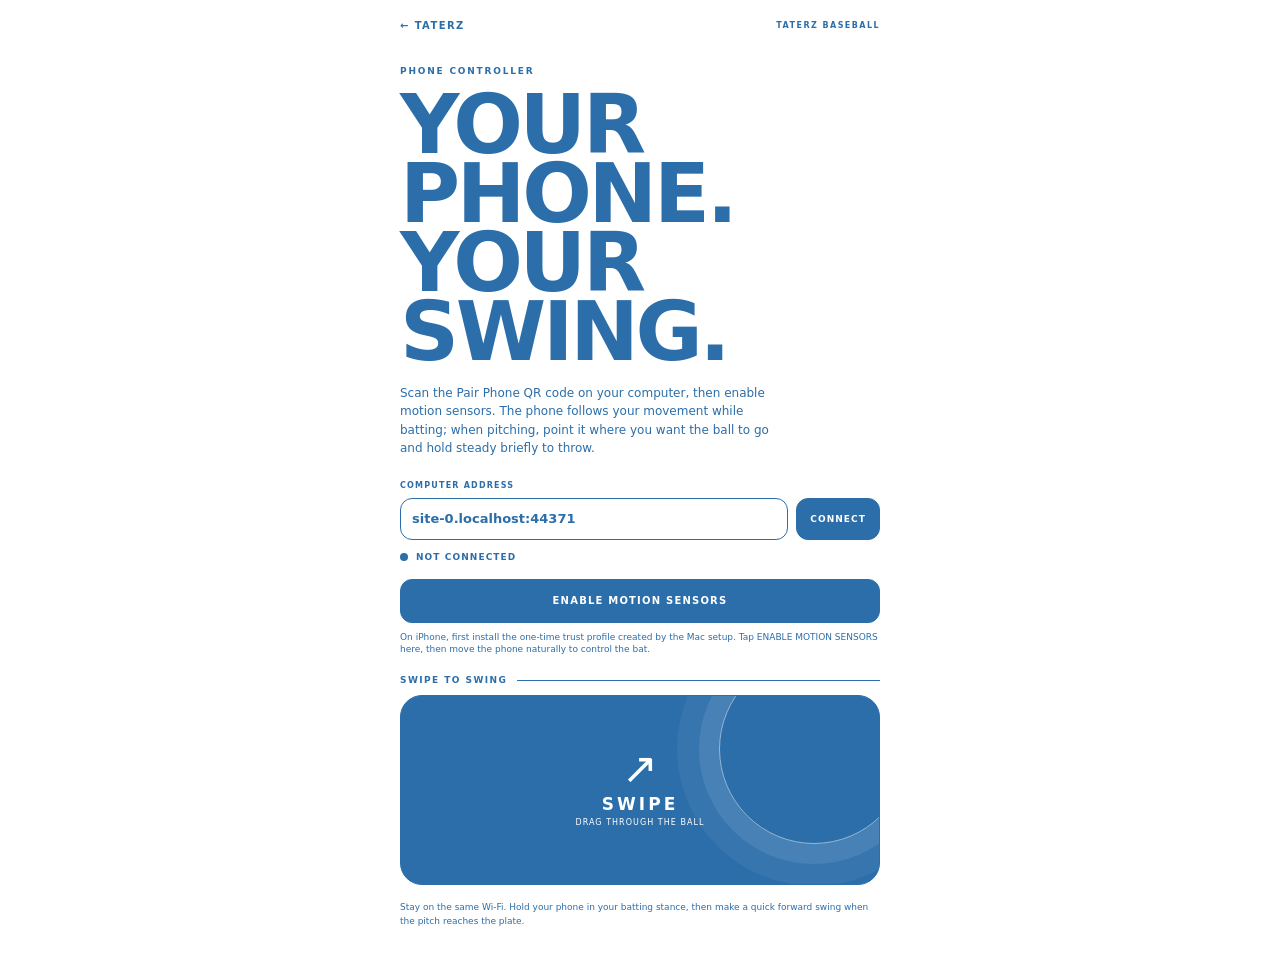
<file: files-pasted-by-the-user-project/phone.html>
<!doctype html>
<html lang="en">
<head>
  <meta charset="utf-8">
  <meta name="viewport" content="width=device-width,initial-scale=1,maximum-scale=1,user-scalable=no">
  <meta name="theme-color" content="#2b6eaa">
  <title>Taterz — Phone Controller</title>
  <link rel="stylesheet" href="./phone.css">
</head>
<body>
  <main class="controller">
    <header><a href="./index.html">← TATERZ</a><div class="mark">TATERZ BASEBALL</div></header>
    <div class="eyebrow">PHONE CONTROLLER</div>
    <h1>YOUR PHONE.<br><em>YOUR SWING.</em></h1>
    <p class="intro">Scan the Pair Phone QR code on your computer, then enable motion sensors. The phone follows your movement while batting; when pitching, point it where you want the ball to go and hold steady briefly to throw.</p>

    <label class="host-label">COMPUTER ADDRESS
      <div class="host-row"><input id="host-input" autocomplete="url" autocapitalize="off" spellcheck="false"><button id="connect-button">CONNECT</button></div>
    </label>
    <div id="connection-state" class="connection disconnected"><i></i><span>NOT CONNECTED</span></div>

    <button id="motion-button" class="motion-button">ENABLE MOTION SENSORS</button>
    <p id="motion-status" class="motion-status">On iPhone, first install the one-time trust profile created by the Mac setup. Tap ENABLE MOTION SENSORS here, then move the phone naturally to control the bat.</p>

    <div class="section-title"><span>SWIPE TO SWING</span><i></i></div>
    <div id="swing-pad" class="swing-pad" role="button" aria-label="Swipe to swing the bat">
      <div class="pad-lines"></div><span class="swing-arrow">↗</span><b>SWIPE</b><small>DRAG THROUGH THE BALL</small>
    </div>
    <p class="tip">Stay on the same Wi-Fi. Hold your phone in your batting stance, then make a quick forward swing when the pitch reaches the plate.</p>
  </main>
  <script type="module" src="./js/phone-controller.js"></script>
</body>
</html>
</file>
<file: files-pasted-by-the-user-project/phone.css>
*{box-sizing:border-box}body{margin:0;min-height:100dvh;background:radial-gradient(ellipse at 82% 0%,#276451 0,#153e35 47%,#0e2e29 100%);color:#fff;font-family:'DM Sans',system-ui,sans-serif;padding:20px 21px 30px}.controller{max-width:480px;margin:0 auto}header{display:flex;justify-content:space-between;align-items:center;margin-bottom:35px}header a{font-size:10px;font-weight:800;letter-spacing:.14em;color:#d9ef70;text-decoration:none}.mark{font-size:8px;letter-spacing:.18em;color:#bccbb4;font-weight:800}.eyebrow{font-size:9px;font-weight:800;letter-spacing:.2em;color:#d9ef70}h1{font-family:'Barlow Condensed',Impact,sans-serif;font-size:clamp(55px,15vw,82px);line-height:.84;letter-spacing:-.02em;margin:15px 0 17px;font-weight:900}h1 em{font-style:normal;color:#d9ef70}.intro{color:#c8d3c6;font-size:12px;line-height:1.55;max-width:380px;margin:0 0 23px}.host-label{display:grid;gap:8px;font-size:8px;letter-spacing:.15em;font-weight:800;color:#b9c8b6}.host-row{display:flex;gap:8px}.host-row input{min-width:0;flex:1;height:42px;background:#ffffff0d;border:1px solid #ffffff38;color:#fff;padding:0 11px;border-radius:0;font:600 13px system-ui}.host-row button{height:42px;padding:0 13px;border:0;background:#ff713e;color:#fff;font-size:9px;font-weight:900;letter-spacing:.12em}.connection{display:flex;align-items:center;gap:8px;margin:12px 0 17px;font-size:9px;letter-spacing:.12em;font-weight:800}.connection i{width:8px;height:8px;border-radius:50%;background:#ff795d;box-shadow:0 0 10px #ff795d55}.connection.connected i{background:#bce965;box-shadow:0 0 11px #bce96588}.connection.connected{color:#d9ef70}.connection.disconnected{color:#ccd4c4}.motion-button{height:44px;width:100%;background:#d9ef70;color:#173c32;border:0;font-size:10px;font-weight:900;letter-spacing:.12em}.motion-status{font-size:9px;color:#9eafa2;line-height:1.4;margin:8px 0 19px}.section-title{display:flex;gap:10px;align-items:center;font-size:9px;font-weight:900;letter-spacing:.16em;color:#d9ef70;margin:14px 0 10px}.section-title i{height:1px;background:#ffffff32;flex:1}.swing-pad{position:relative;display:flex;min-height:190px;flex-direction:column;align-items:center;justify-content:center;gap:4px;overflow:hidden;border:1px solid #f1ead055;background:linear-gradient(135deg,#e97949 0%,#bd5639 48%,#713d39 100%);touch-action:none;user-select:none}.swing-pad:active{filter:brightness(1.16)}.pad-lines{position:absolute;width:190px;height:190px;border:1px solid #ffffff36;border-radius:50%;right:-30px;top:-42px;box-shadow:0 0 0 20px #ffffff08,0 0 0 42px #ffffff06}.swing-arrow{font-size:43px;line-height:1;margin-top:-7px;text-shadow:0 2px 0 #742d20}.swing-pad b{font-size:17px;letter-spacing:.18em}.swing-pad small{font-size:8px;letter-spacing:.13em;color:#ffe0ca}.pitch-button{width:100%;height:45px;margin-top:9px;background:#ffffff0b;border:1px solid #ffffff45;color:white;font-size:9px;font-weight:900;letter-spacing:.13em}.tip{font-size:9px;line-height:1.5;color:#8fa296;margin:16px 0 0}

.motion-button:disabled{opacity:.72}
@media(max-width:360px){body{padding-left:14px;padding-right:14px}}

/* Taterz companion controller theme. */
body {
  background: radial-gradient(ellipse at 82% 0%, #527c96 0, #2d5065 48%, #203c4d 100%);
  color: #f5f5ed;
  font-family: ui-rounded, system-ui, sans-serif;
}
.mark, .host-label { color: #d2dfd9; }
header a, .eyebrow { color: #a9d2ed; }
.section-title { color: #d28d8e; }
h1 { font-family: ui-rounded, system-ui, sans-serif; font-weight: 600; letter-spacing: -.04em; }
h1 em { color: #e7a2a1; }
.intro { color: #e0e8e2; }
.host-row input {
  border: 1px solid #d9e6e64a;
  border-radius: 12px;
  background: #1c3547aa;
  font-family: ui-rounded, system-ui, sans-serif;
}
.host-row button {
  border-radius: 12px;
  background: #d27a78;
  font-family: ui-rounded, system-ui, sans-serif;
}
.connection.connected, .motion-status { color: #d5e4ec; }
.connection i { background: #d27a78; box-shadow: 0 0 10px #d27a7855; }
.connection.connected i { background: #a9d2ed; box-shadow: 0 0 11px #a9d2ed88; }
.motion-button {
  border-radius: 14px;
  background: #b8dcf0;
  color: #354b5d;
  font-family: ui-rounded, system-ui, sans-serif;
}
.section-title i { background: #dce8e84a; }
.swing-pad {
  border: 1px solid #e4eeee78;
  border-radius: 22px;
  background: linear-gradient(135deg, #759bb2 0%, #557d98 50%, #3f687f 100%);
  box-shadow: inset 0 1px #ffffff30, 0 12px 25px #152f4140;
}
.swing-pad b { font-family: ui-rounded, system-ui, sans-serif; font-weight: 600; }
.swing-arrow { color: #f0c2c0; text-shadow: 0 2px 0 #36576b; }
.swing-pad small { color: #edf0e6; }
.tip { color: #c5d4cf; }

/* Match the controller to Taterz's jersey blue and white UI. */
body {
  background: #ffffff;
  color: #2b6eaa;
  font-family: ui-rounded, system-ui, sans-serif;
}
header a, .mark, .eyebrow, h1, h1 em, .host-label, .intro,
.connection, .connection.connected, .connection.disconnected,
.motion-status, .section-title, .swing-pad small, .tip {
  color: #2b6eaa;
}
h1 { font-family: ui-rounded, system-ui, sans-serif; font-weight: 600; }
.host-row input {
  border: 1px solid #2b6eaa;
  background: #ffffff;
  color: #2b6eaa;
  border-radius: 12px;
  font-family: ui-rounded, system-ui, sans-serif;
}
.host-row input::placeholder { color: #2b6eaa; }
.host-row button, .motion-button {
  border: 1px solid #2b6eaa;
  border-radius: 12px;
  background: #2b6eaa;
  color: #ffffff;
  font-family: ui-rounded, system-ui, sans-serif;
}
.connection i, .connection.connected i {
  background: #2b6eaa;
  box-shadow: none;
}
.section-title i { background: #2b6eaa; }
.swing-pad {
  border: 1px solid #2b6eaa;
  border-radius: 22px;
  background: #2b6eaa;
  color: #ffffff;
  box-shadow: none;
}
.swing-pad b, .swing-arrow, .swing-pad small { color: #ffffff; }
.swing-arrow { text-shadow: none; }
.pad-lines { border-color: #ffffff80; box-shadow: 0 0 0 20px #ffffff16, 0 0 0 42px #ffffff0d; }
.pitch-button {
  border: 1px solid #2b6eaa;
  border-radius: 12px;
  background: #ffffff;
  color: #2b6eaa;
}
</file>
